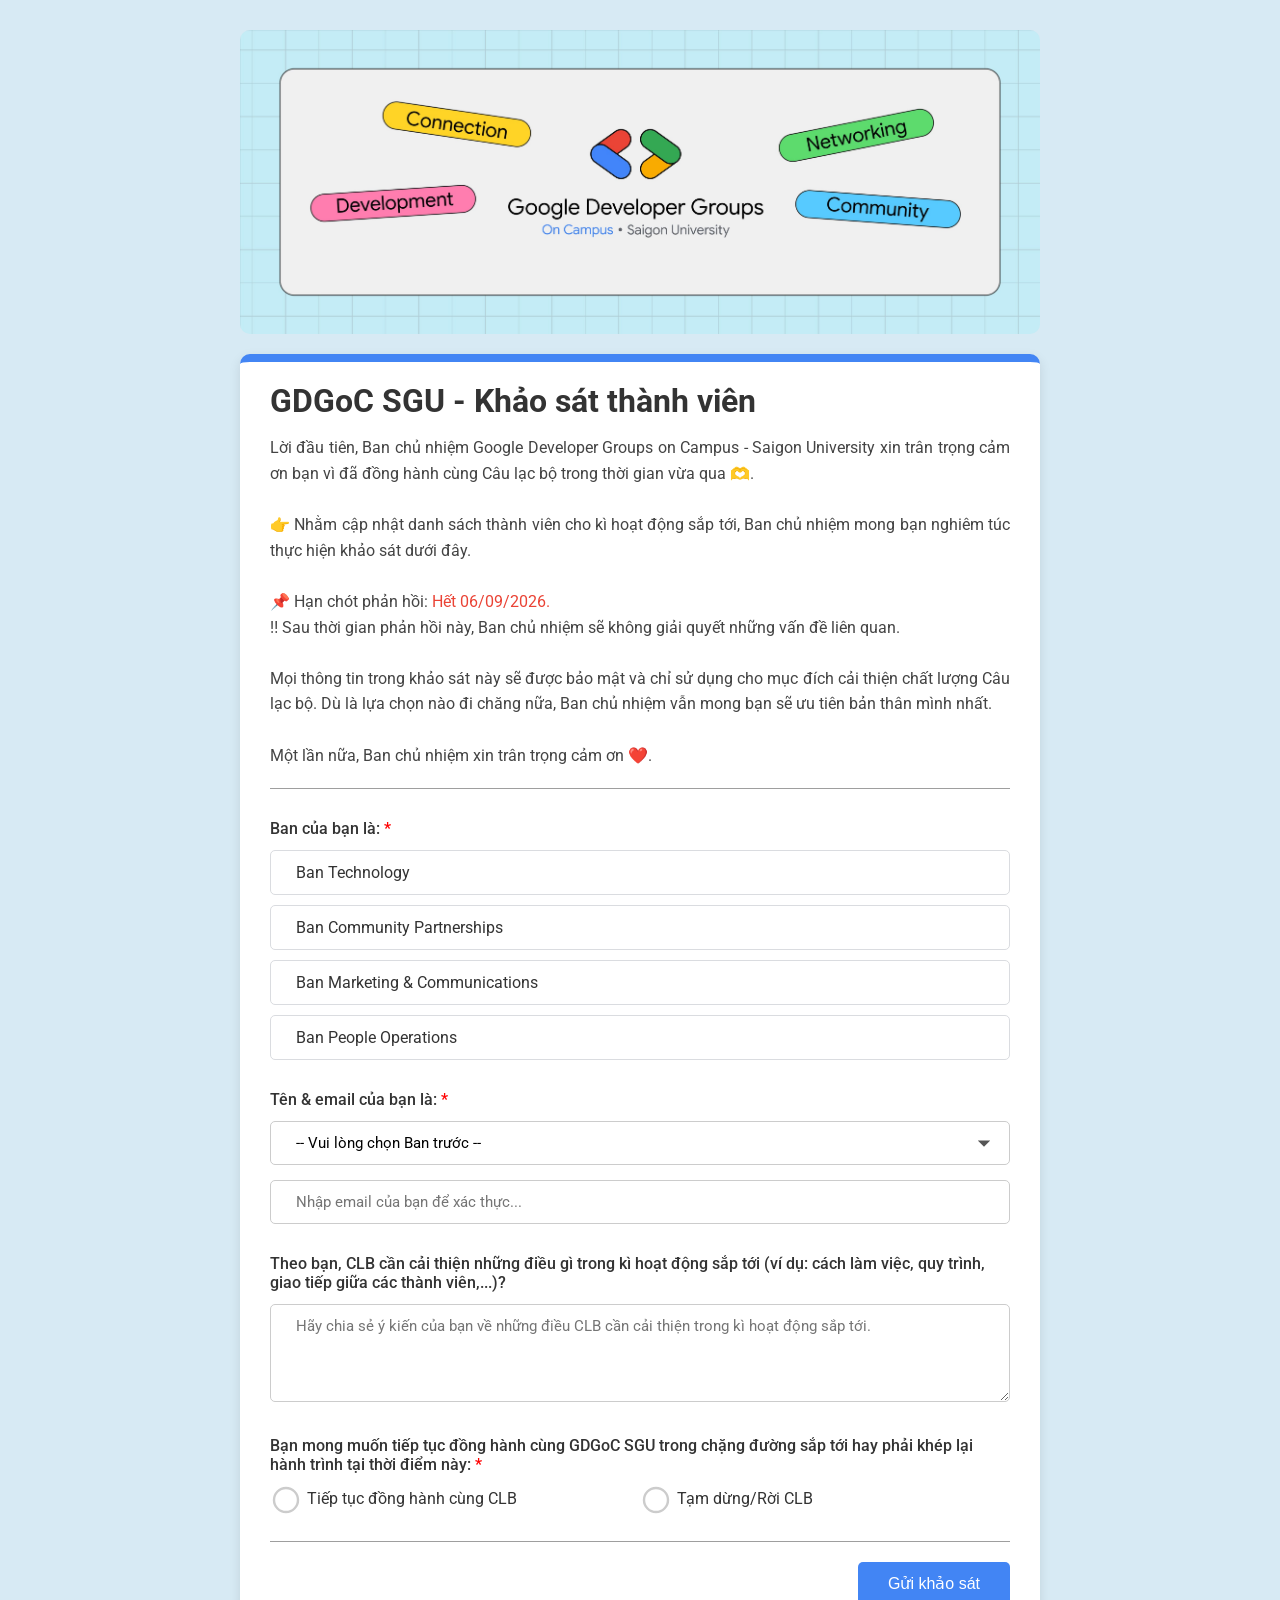
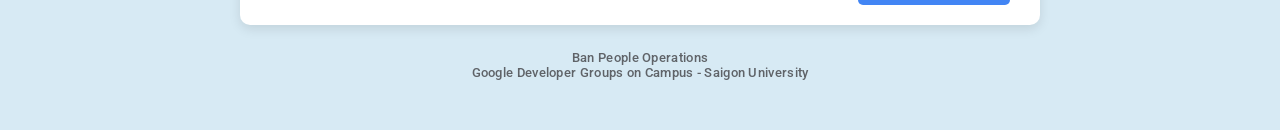
<file: index.html>
<!DOCTYPE html>
<html>
    <head>
        <meta charset="utf-8">
        <meta http-equiv="X-UA-Compatible" content="IE=edge">
        <title>Khảo sát thành viên GDG on Campus</title>
        <meta name="description" content="Form khảo sát thành viên CLB GDG">
        <meta name="viewport" content="width=device-width, initial-scale=1">
        <link rel="stylesheet" href="KHAOSATTV.css">
        <link rel="icon" type="image/png" href="img/logo.jpg">
        <link href="https://fonts.googleapis.com/css2?family=Roboto:wght@400;500;700&display=swap" rel="stylesheet">
    </head>
    <body>
        <div class="container">
            <div class="banner">
                <img src="img/banner.jpg" alt="Banner GDG">
            </div>

            <div class="formKS">
                <div class="form-header">
                    <h1>GDGoC SGU - Khảo sát thành viên</h1>
                    <p>Lời đầu tiên, Ban chủ nhiệm Google Developer Groups on Campus - Saigon University xin trân trọng cảm ơn bạn vì đã đồng hành cùng Câu lạc bộ trong thời gian vừa qua 🫶.
                        <br><br> 👉 Nhằm cập nhật danh sách thành viên cho kì hoạt động sắp tới, Ban chủ nhiệm mong bạn nghiêm túc thực hiện khảo sát dưới đây. 
                        <br><br> 📌 Hạn chót phản hồi: <span style="color: #EA4335;"> Hết 06/09/2026.</span>
                        <br>‼️ Sau thời gian phản hồi này, Ban chủ nhiệm sẽ không giải quyết những vấn đề liên quan.
                        <br><br>Mọi thông tin trong khảo sát này sẽ được bảo mật và chỉ sử dụng cho mục đích cải thiện chất lượng Câu lạc bộ. Dù là lựa chọn nào đi chăng nữa, Ban chủ nhiệm vẫn mong bạn sẽ ưu tiên bản thân mình nhất.
                        <br><br>Một lần nữa, Ban chủ nhiệm xin trân trọng cảm ơn ❤️.</p>
                </div>

                <form id="gdgSurveyForm">
                    <div class="form-group">
                        <h2 class="required">Ban của bạn là:</h2>
                        <div class="list-button-ban">
                            <button type="button" class="ban-btn" data-ban="Ban Technology">Ban Technology</button>
                            <button type="button" class="ban-btn" data-ban="Ban Community Partnerships">Ban Community Partnerships</button>
                            <button type="button" class="ban-btn" data-ban="Ban Marketing & Communications">Ban Marketing & Communications</button>
                            <button type="button" class="ban-btn" data-ban="Ban People Operations">Ban People Operations</button>
                        </div>
                        <input type="hidden" id="selectedBan" name="selectedBan" required>
                    </div>

                    <div class="form-group">
                        <h2 class="required">Tên & email của bạn là:</h2>
                        <select id="name" name="name" required>
                            <option value="">-- Vui lòng chọn Ban trước --</option>
                        </select>

                        <input type="email" id="email" name="email" placeholder="Nhập email của bạn để xác thực..." style="margin-top: 15px;" required>
                        <div id="emailError" style="color: #d93025; font-size: 13px; margin-top: 5px; display: none;"></div>
                    </div>

                    <div class="form-group">
                        <h2>Theo bạn, CLB cần cải thiện những điều gì trong kì hoạt động sắp tới (ví dụ: cách làm việc, quy trình, giao tiếp giữa các thành viên,...)?</h2>
                        <div class="text-area-group">
                            <textarea id="improvement" name="improvement" rows="4" placeholder="Hãy chia sẻ ý kiến của bạn về những điều CLB cần cải thiện trong kì hoạt động sắp tới."></textarea>
                        </div>
                    </div>

                    <div class="form-group">
                        <h2 class="required">Bạn mong muốn tiếp tục đồng hành cùng GDGoC SGU trong chặng đường sắp tới hay phải khép lại hành trình tại thời điểm này:</h2>
                        <div class="radio-group">
                            <label><input type="radio" name="decision" value="Tiếp tục" required> Tiếp tục đồng hành cùng CLB</label>
                            <label><input type="radio" name="decision" value="Rời đi"> Tạm dừng/Rời CLB</label>
                        </div>
                    </div>

                    <!-- PHẦN ẨN: TIẾP TỤC -->
                    <div id="continueSection" style="display: none;">
                        <div class="form-group">
                            <h2>Bạn có mong muốn được trong Ban chủ nhiệm CLB sắp tới ?</h2>
                            <textarea name="continue_plan" id="continue_plan" rows="4" placeholder="Ví dụ: Ứng tuyển Leader, học thêm kỹ năng mới..."></textarea>
                        </div>

                        <div class="form-group">
                            <h2 class="required">Đợt tuyển thành viên tiếp theo sẽ rơi vào <span style="color: #EA4335;">19/09/2026</span>, bạn sẽ sắp xếp tham gia hỗ trợ ?</h2>
                            <div class="radio-group">
                                <label><input type="radio" name="support" value="Có"> Chắc chắn có</label>
                                <label><input type="radio" name="support" value="Cân nhắc"> Cân nhắc</label>
                            </div>
                        </div>
                    </div>

                    <!-- PHẦN ẨN: RỜI ĐI -->
                    <div id="leaveSection" style="display: none;">
                        <div class="form-group">
                            <h2 class="required">Lý do bạn quyết định tạm dừng/rời CLB?</h2>
                            <textarea name="leave_reason" id="leave_reason" rows="4" placeholder="Hãy chia sẻ lý do của bạn để CLB có thể hiểu và cải thiện hơn nhé..."></textarea>
                        </div>
                    </div>

                    <div class="buttonS"><button type="submit" class="submit-btn">Gửi khảo sát</button></div>
                </form>
            </div>

            <div class="footer">
                Ban People Operations<br>
                Google Developer Groups on Campus - Saigon University
            </div>
        </div>
        <script src="KHAOSATTV.js"></script>
    </body>
</html>
</file>
<file: KHAOSATTV.css>
body {
    margin: 0;
    padding: 0;
    background-color: #d7eaf4; 
    font-family: 'Roboto', sans-serif;
    color: #333;
}

.container {
    display: flex;
    flex-direction: column;
    align-items: center;
    padding-bottom: 50px;
}

.banner {
    width: 70%;
    max-width: 800px;
    margin-top: 30px;
    margin-bottom: 20px;
    border-radius: 10px;
    overflow: hidden;
}

.banner img {
    width: 100%;
    height: auto;
    display: block;
}

.formKS {
    width: 70%;
    max-width: 800px;
    background-color: #ffffff;
    border-radius: 10px;
    box-shadow: 0 4px 12px rgba(0, 0, 0, 0.1);
    padding: 20px 30px;
    box-sizing: border-box;
    border-top: 8px solid #4285F4;
}

.form-header {
    margin-bottom: 30px;
    border-bottom: 1px solid #9e9e9e;
    padding-bottom: 20px;
}

.form-header h1 {
    font-size: 32px;
    margin: 0 0 15px 0;
}

.form-header p {
    text-align: justify;
    color: #444;
    margin: 0;
    line-height: 1.6;
}

.form-group {
    margin-bottom: 30px;
}

.form-group h2, .form-group label.question-title {
    display: block;
    font-weight: 500;
    margin-top: 0;
    margin-bottom: 12px;
    font-size: 16px;
}

.required::after {
    content: " *";
    color: red;
}

.list-button-ban {
    display: flex;
    flex-direction: column;
    gap: 10px;
}

.ban-btn {
    background-color: #ffffff;
    color: #333;
    border: 1px solid #dadce0;
    padding: 12px 25px;
    font-size: 16px;
    font-family: 'Roboto', sans-serif;
    border-radius: 5px;
    cursor: pointer;
    transition: all 0.3s ease;
    text-align: left;
}

.ban-btn:hover {
    background-color: #c7dcfa;
}

.ban-btn.active {
    background-color: #ffffff;
    color: #1a73e8;
    border: 2px solid #1a73e8;
    font-weight: 500;
}

input[type="text"], input[type="email"], textarea, select {
    width: 100%;
    padding: 12px 25px;
    border: 1px solid #ccc;
    border-radius: 5px;
    font-size: 15px;
    font-family: 'Roboto', sans-serif;
    box-sizing: border-box;
    transition: border-color 0.3s;
    background-color: #fff;
}

select {
    -webkit-appearance: none;
    -moz-appearance: none;
    appearance: none;

    background-image: url("data:image/svg+xml;charset=UTF-8,%3Csvg xmlns='http://www.w3.org/2000/svg' viewBox='0 0 24 24' fill='%23555'%3E%3Cpath d='M7 10l5 5 5-5z'/%3E%3C/svg%3E");
    background-repeat: no-repeat;

    background-position: right 10px center;
    background-size: 30px 30px;
    padding-right: 48px;
    cursor: pointer;
}

select option {
    font-size: 16px;
    padding: 10px;
    background-color: #ffffff;
    color: #333;
}

select option[value=""] {
    color: #888;
    font-style: italic;
}

input[type="text"]:focus, input[type="email"]:focus, textarea:focus,
select:focus {
    border-color: #4285F4;
    outline: none;
}

input[type="text"].has-data, input[type="email"].has-data, textarea.has-data, select.has-data {
    border: 2px solid #1a73e8;
    font-weight: 500;
}

select.has-data{
    color: #1a73e8;
}

input[type="text"].has-data:focus, input[type="email"].has-data:focus, textarea.has-data:focus, select.has-data:focus {
    border-color: #4285F4;
}

.radio-group {
    display: grid;
    grid-template-columns: 1fr 1fr;
}

.radio-group label {
    font-weight: 400;
    margin: 0;
    display: flex;
    align-items: center;
    cursor: pointer;
}

.radio-group input[type="radio"] {
    margin-right: 10px;
    transform: scale(1.2);
    cursor: pointer;
}

.radio-group input[type="radio"] {
    -webkit-appearance: none;
    appearance: none;

    width: 22px;
    height: 22px;
    border: 2px solid #ccc;
    border-radius: 50%;
    margin-right: 10px;
    background-color: #fff;
    cursor: pointer;
    outline: none;

    display: flex;
    align-items: center;
    justify-content: center;
    flex-shrink: 0;
    transition: all 0.3s ease;
}

.radio-group input[type="radio"]:checked {
    border-color: #4285F4; /* Xanh Google */
}

.radio-group input[type="radio"]:checked::before {
    content: "";
    width: 12px;
    height: 12px;
    background-color: #4285F4;
    border-radius: 50%;
    display: block;
}

.buttonS {
    border-top: 1px solid #9e9e9e;
    padding-top: 20px;
    margin-top: 10px;
}

.submit-btn {
    background-color: #4285F4;
    color: white;
    border: none;
    padding: 12px 30px;
    font-size: 16px;
    font-weight: 500;
    border-radius: 5px;
    cursor: pointer;
    transition: background-color 0.3s;

    display: block;
    margin-left: auto;
}

.submit-btn:hover {
    background-color: #3367D6;
}

.footer {
    margin-top: 25px;
    font-size: 13px;
    color: #5f6368; /* Màu xám nhạt chuẩn phong cách Google */
    text-align: center;
    font-weight: 500;
    letter-spacing: 0.3px;
}


.confirm-alert {
    background-color: #fcf8e6;
    color: #ecc76a; /* Đỏ đậm Google */
    border: 1px solid #faf3cf;
    border-radius: 8px;
    margin-bottom: 25px;
    padding: 15px 15px;
    font-size: 20px;
    text-align: center;
    display: none;
    animation: slideDown 0.4s ease-out;
}

.submit-btn.confirm-mode {
    background-color: #34A853;
}

.submit-btn.confirm-mode:hover {
    background-color: #2b8c45;
}

@keyframes slideDown {
    from { opacity: 0; transform: translateY(-15px); }
    to { opacity: 1; transform: translateY(0); }
}

/* =======================================================
   RESPONSIVE THIẾT BỊ DI ĐỘNG (Điện thoại, Tablet nhỏ)
   ======================================================= */
@media screen and (max-width: 768px) {
    .banner, 
    .formKS {
        width: 90%;
        padding: 20px 15px;
    }

    .form-header h1 {
        font-size: 30px;
    }

    .submit-btn {
        width: 100%;
        text-align: center;
    }

    .name-flex {
        flex-direction: column;
        align-items: flex-start;
        gap: 10px;
    }

    .confirm-alert {
        font-size: 15px;
    }
}
</file>
